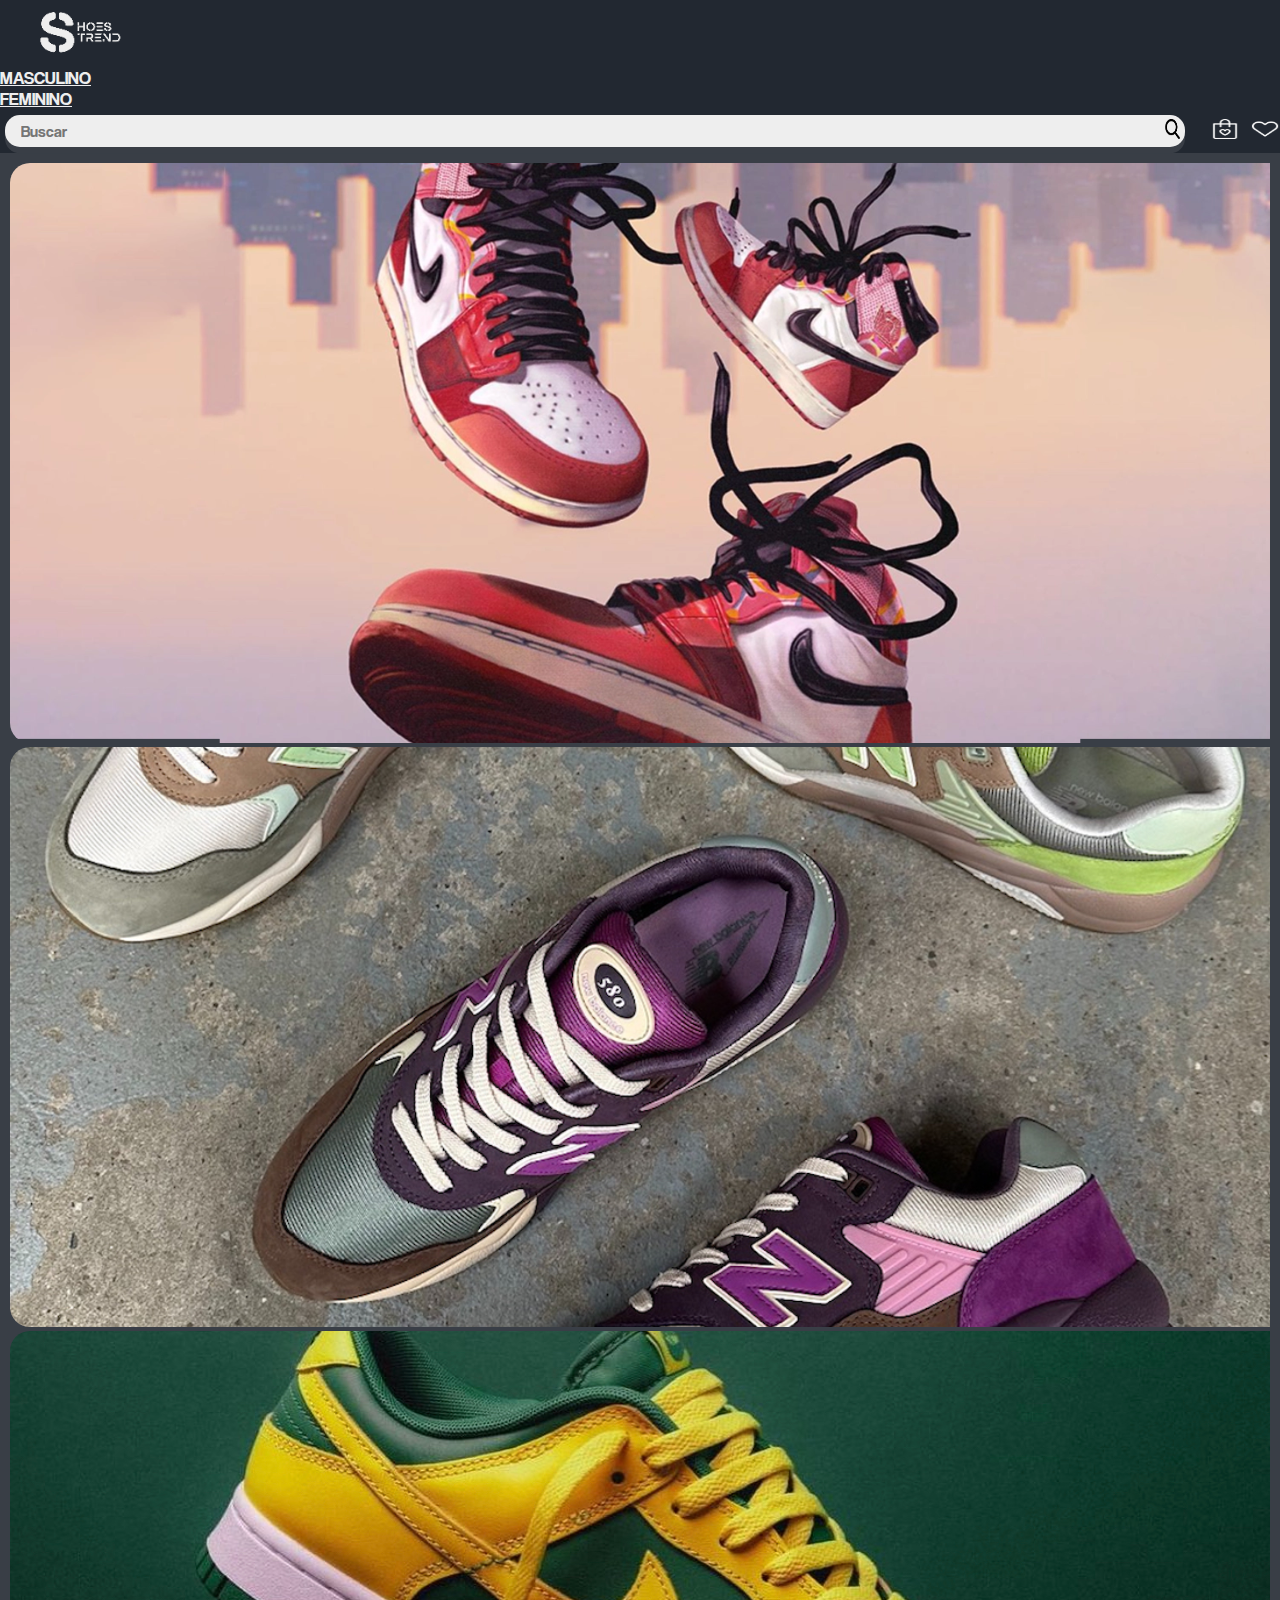
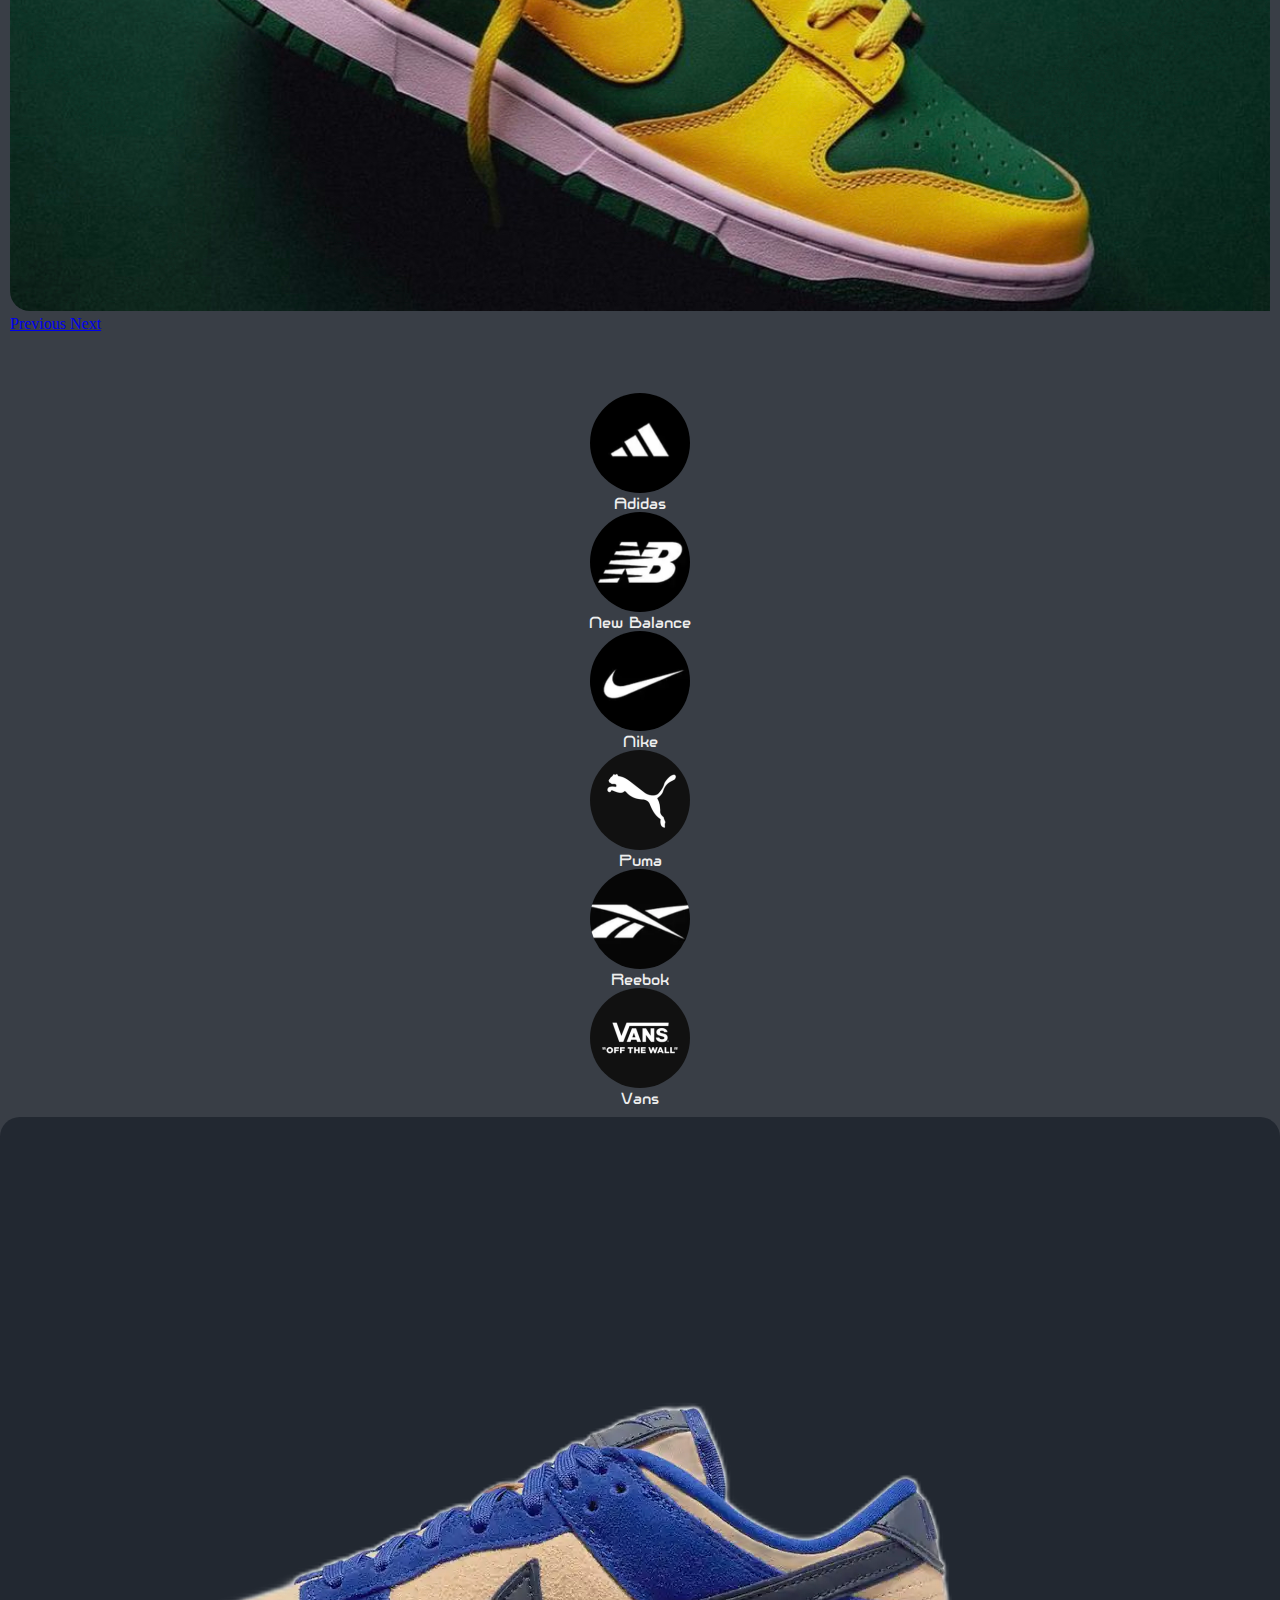
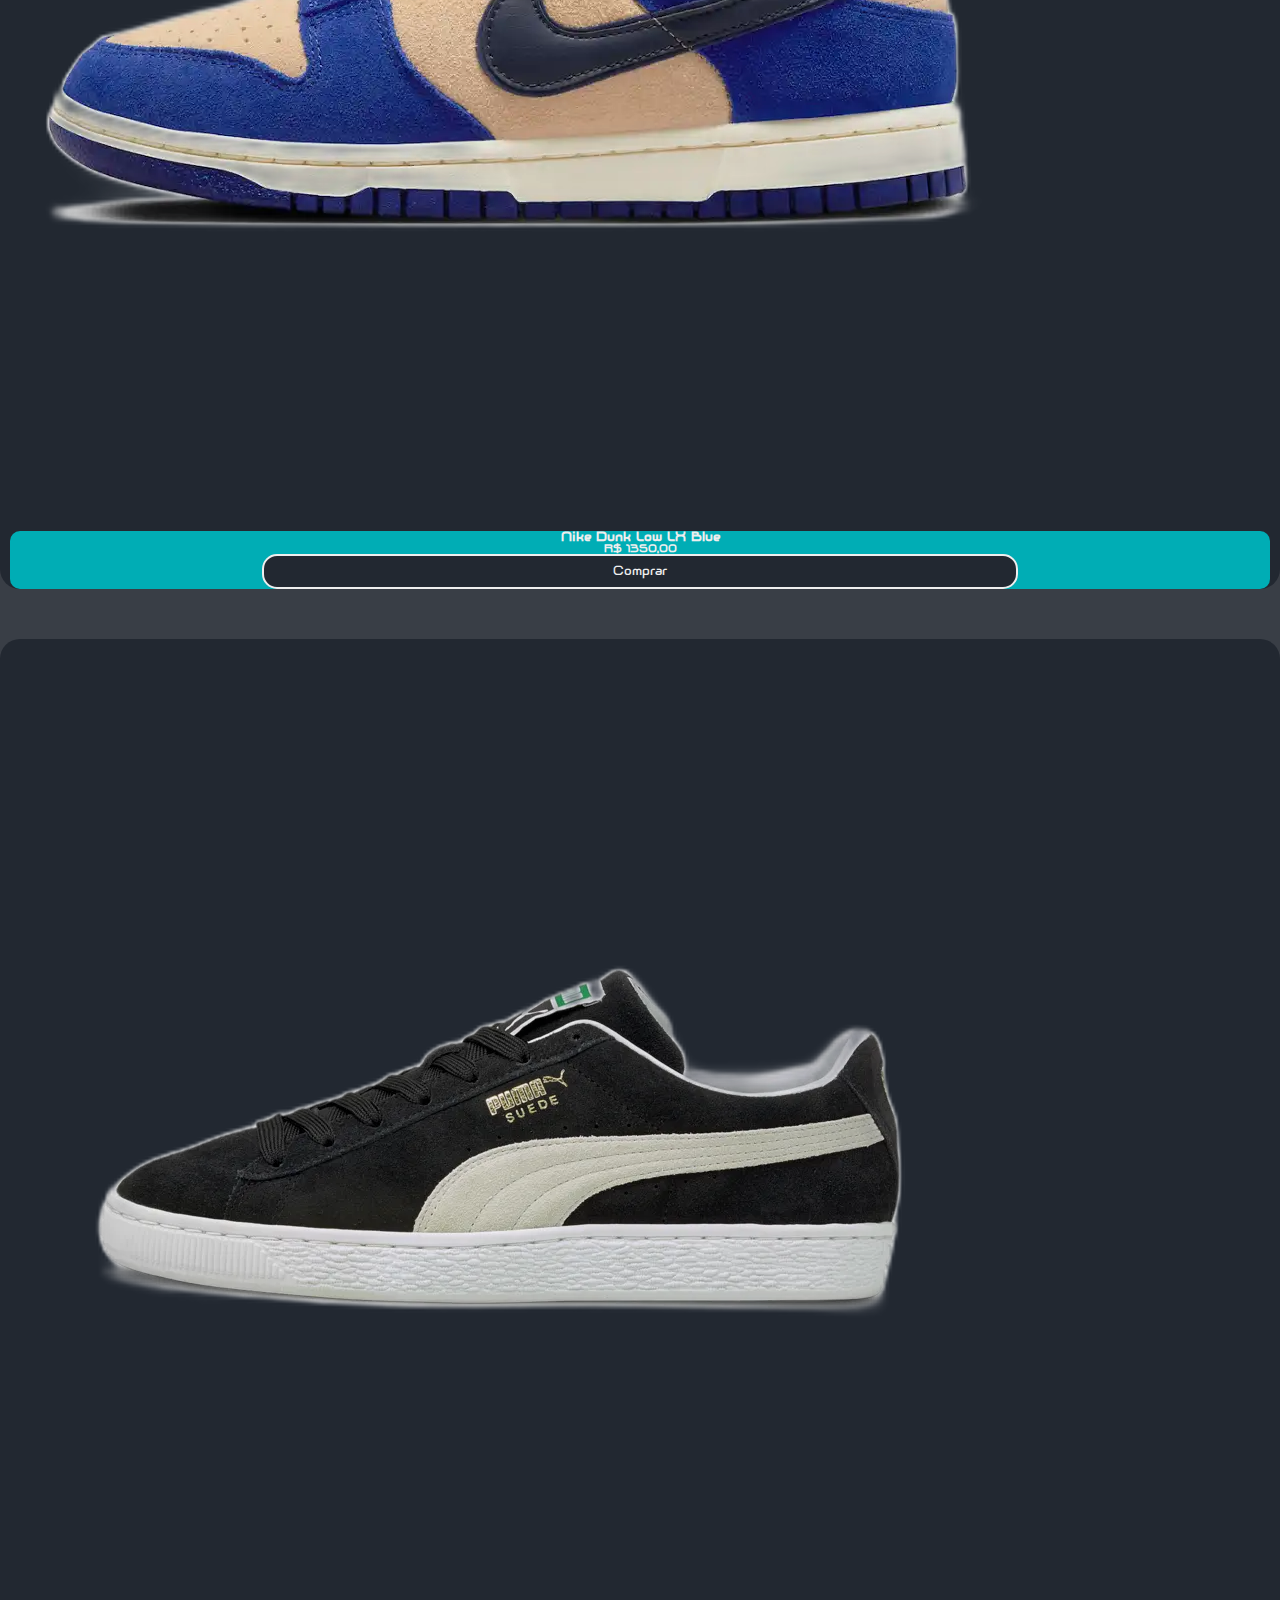
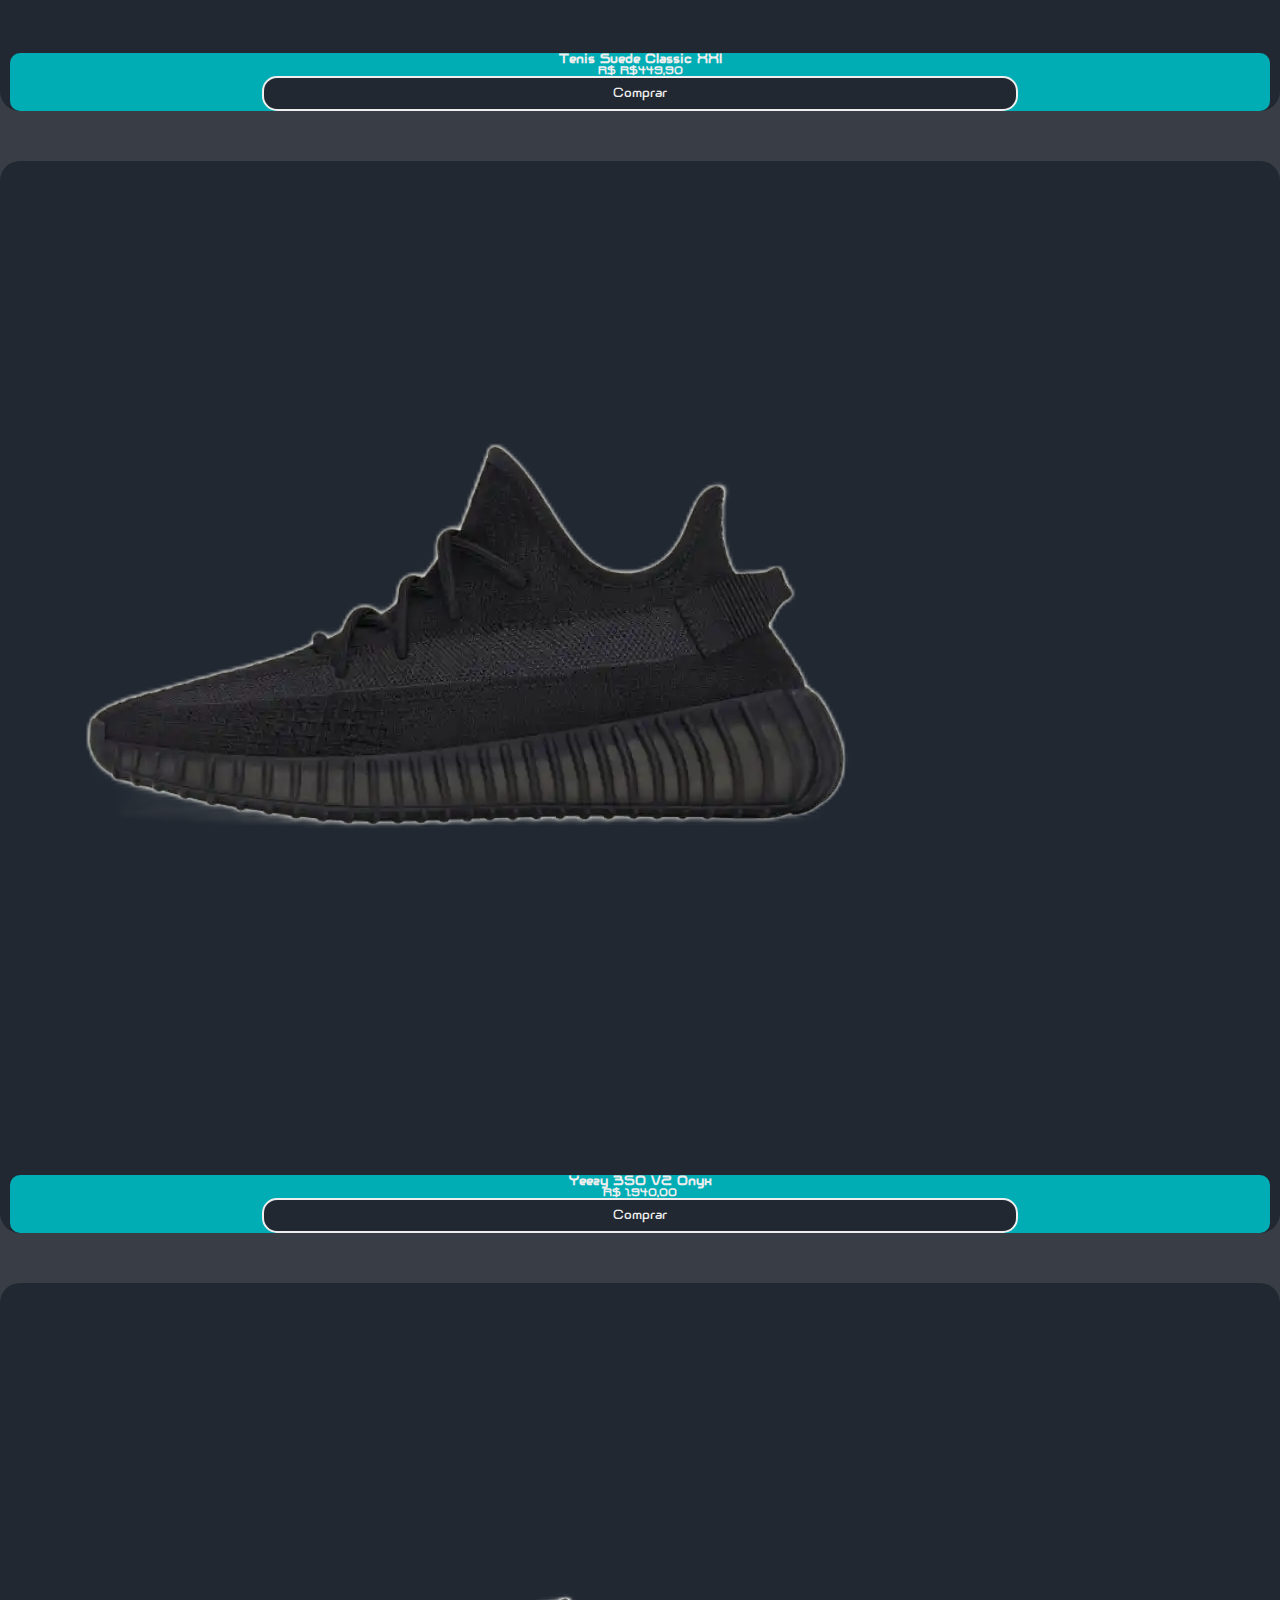
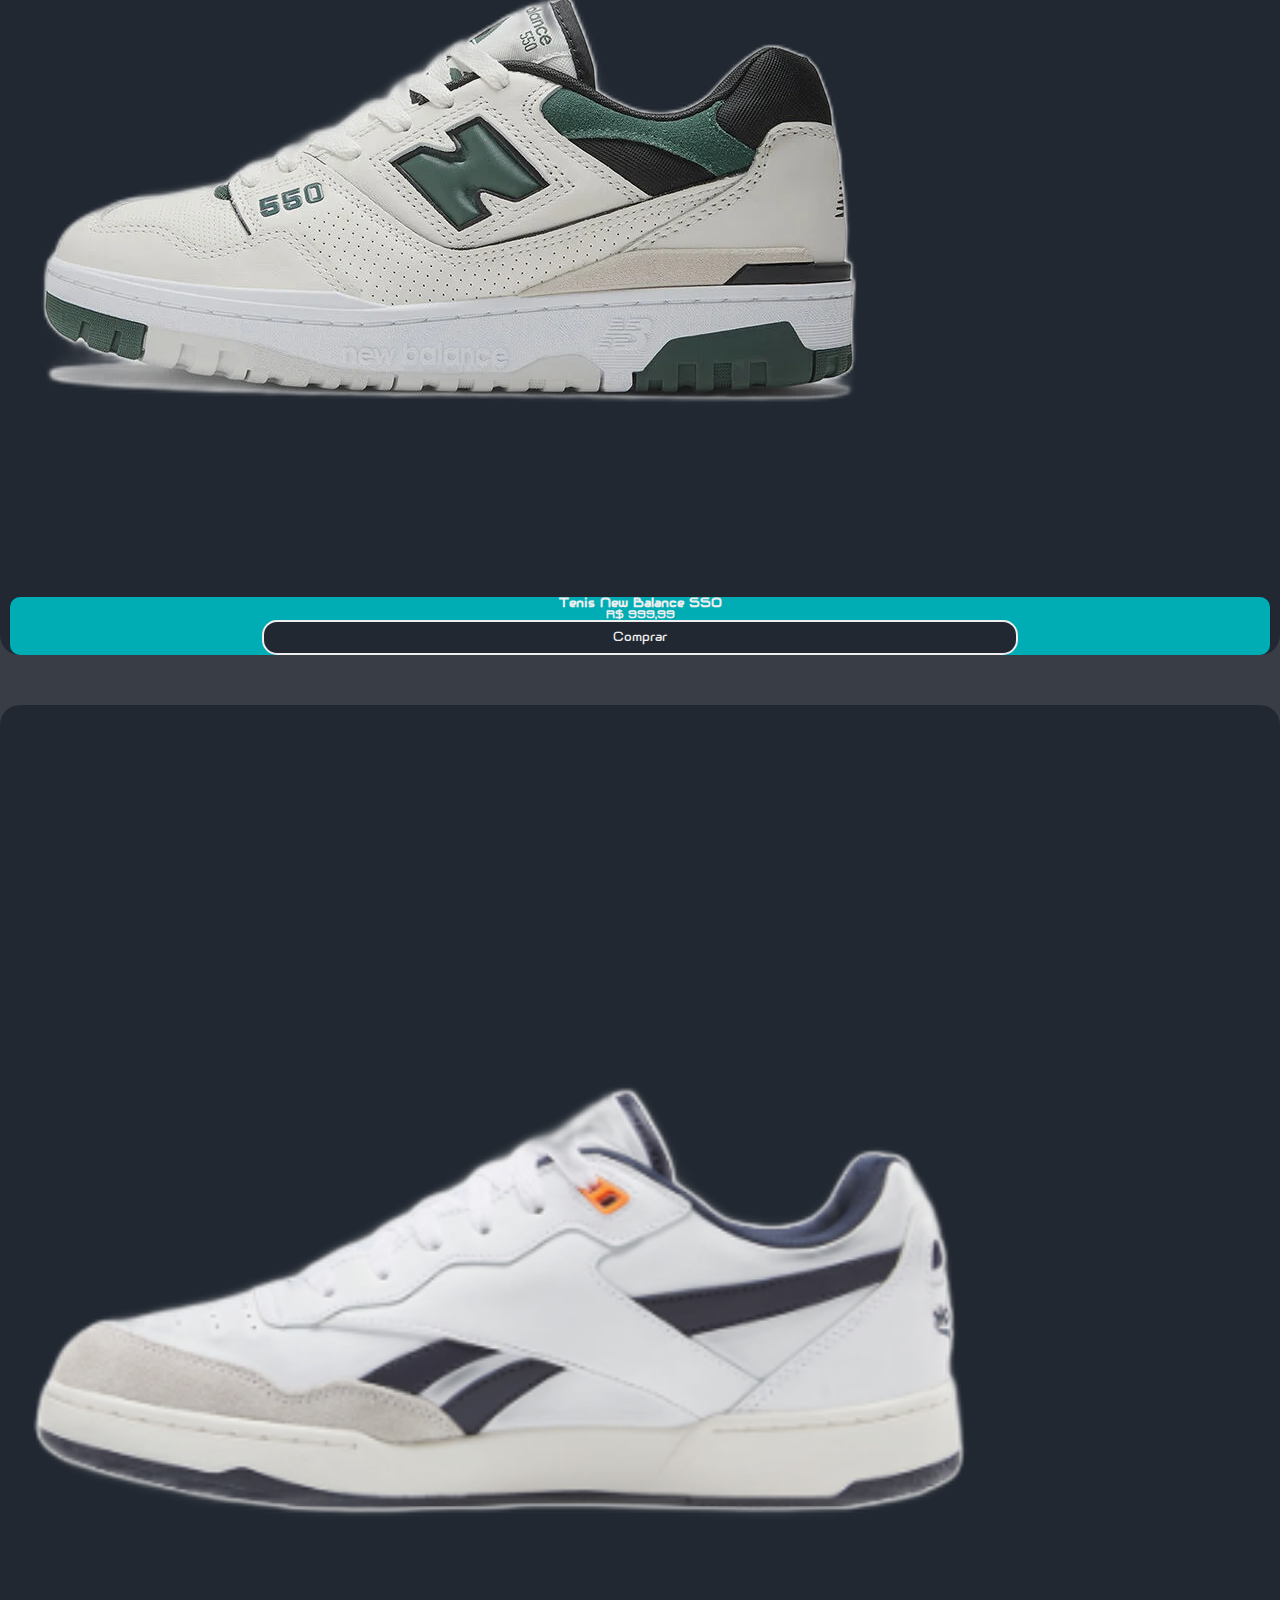
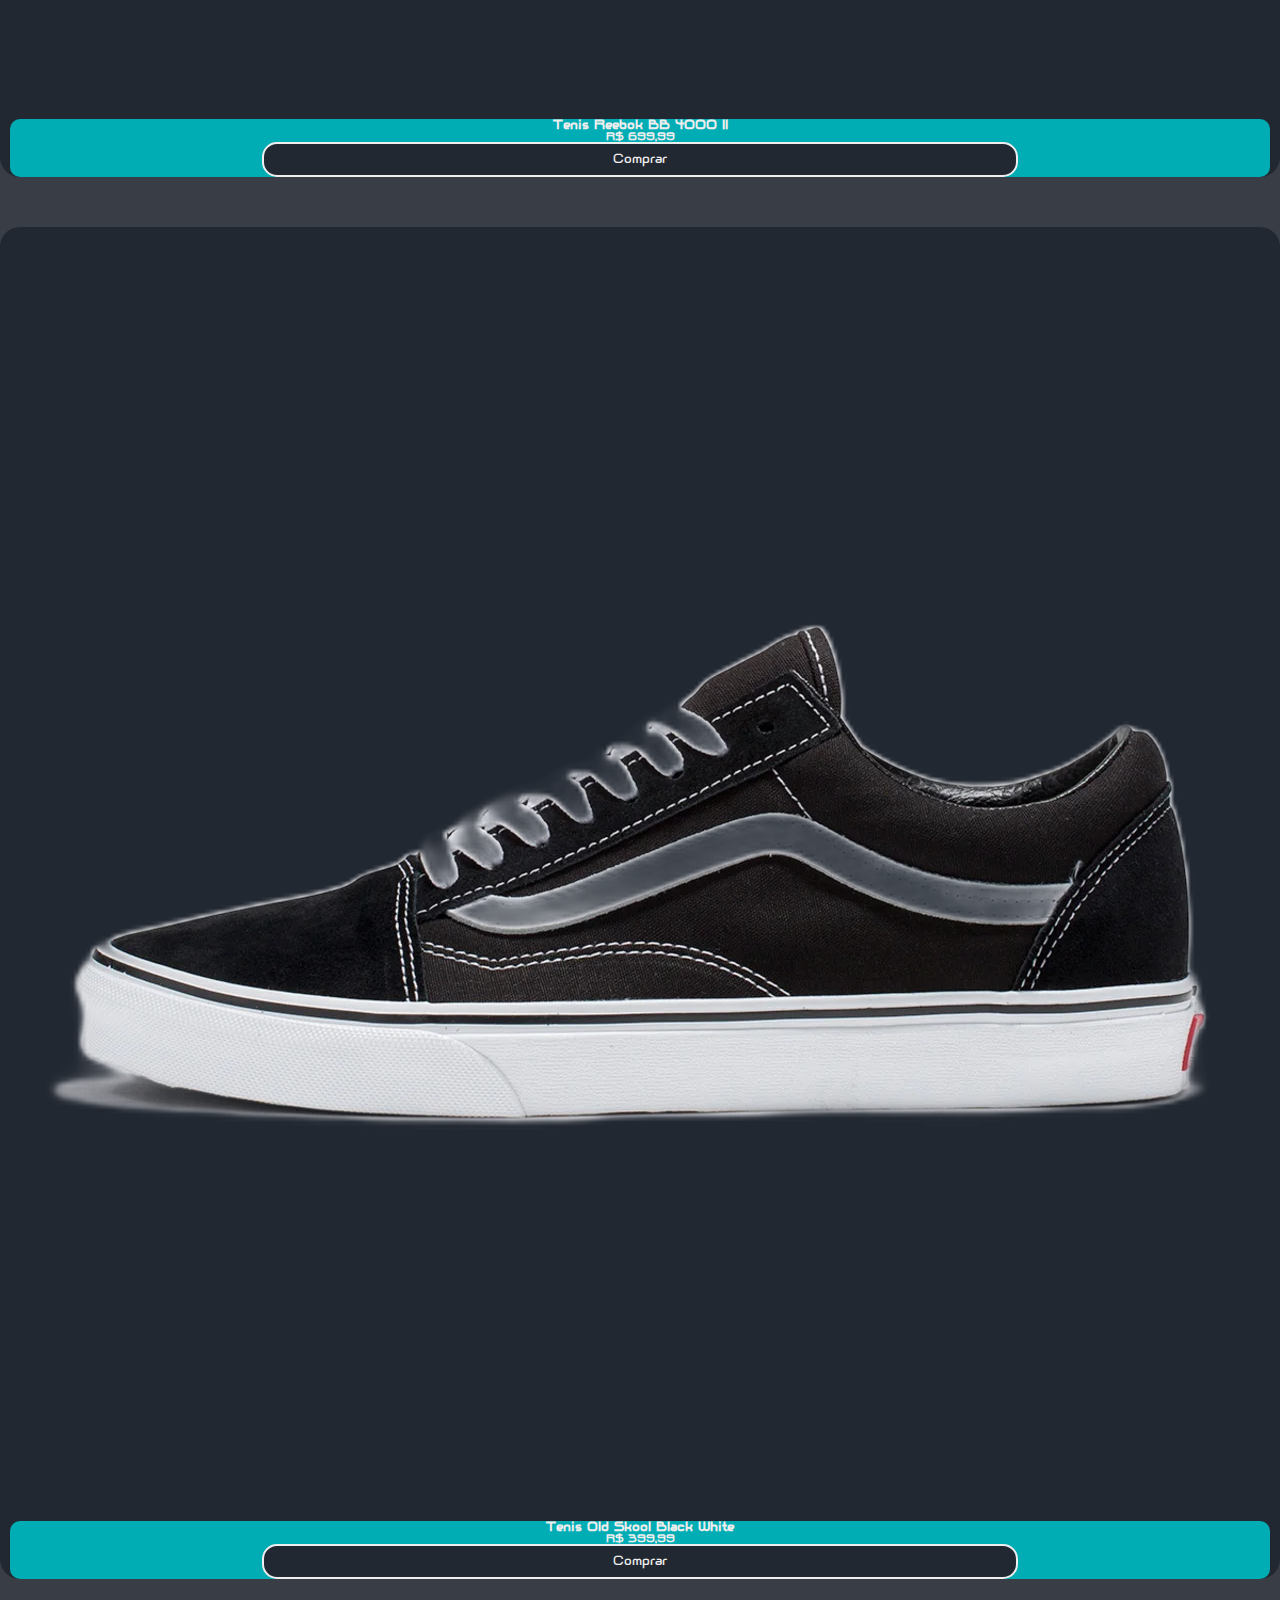
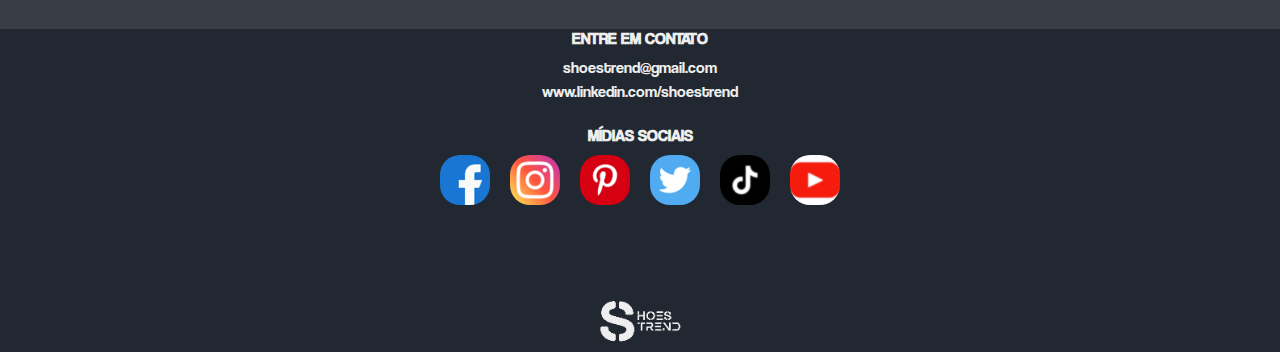
<file: index.html>
<!DOCTYPE html>
<html lang="pt-br">

<head>
    <meta charset="utf-8" />
    <meta name="viewport" content="width=device-width, initial-scale=1" />
    <title>Shoes Trend</title>
    <link rel="icon" href="images/small_logo.png" />
    <link href="https://cdn.jsdelivr.net/npm/bootstrap@5.3.0/dist/css/bootstrap.min.css" rel="stylesheet"
        integrity="sha384-9ndCyUaIbzAi2FUVXJi0CjmCapSmO7SnpJef0486qhLnuZ2cdeRhO02iuK6FUUVM" crossorigin="anonymous" />
    <link rel="stylesheet" href="style/style.css" />
</head>

<body style="background-color: #393e46">
    <nav class="navbar navbar-expand-sm" style="background-color: #222831">
        <div class="container-fluid">
            <a class="navbar-brand" href="#">
                <img src="images/logo.png" alt="Logo Shoe Trend" /></a>
            <button class="navbar-toggler" type="button" data-bs-toggle="collapse" data-bs-target="#navbarNav"
                aria-controls="navbarNav" aria-expanded="false" aria-label="Toggle navigation">
                <span class="navbar-toggler-icon"></span>
            </button>
            <div class="collapse navbar-collapse" id="navbarNav">
                <ul class="navbar-nav">
                    <li class="nav-item">
                        <a class="nav-link" aria-current="page" href="index.html">Masculino</a>
                    </li>
                    <li class="nav-item">
                        <a class="nav-link" href="pagFeminino.html">Feminino</a>
                    </li>
                </ul>
            </div>
        </div>

        <form class="d-flex" role="search">
            <div id="divBusca">
                <input type="search" placeholder="Buscar" aria-label="Search" />
                <a href=""><img id="btnBusca" src="images/btn_busca.png" alt="Buscar" height="15px" width="15px" /></a>

                <div id="carrinho">
                    <a href="#"><img src="images/icon_carrinho.png" alt="Carrinho de compras" /></a>

                    <a href="#"><img src="images/icon_fav.png" alt="Carrinho de compras" /></a>
                </div>
            </div>
        </form>
    </nav>

    <div id="carouselExampleRide" class="carousel slide" data-bs-ride="carousel">
        <div class="carousel-inner">
            <div class="carousel-item active">
                <img src="images/slide1_masc.webp" class="d-block w-100" alt="Slide 1" />
            </div>
            <div class="carousel-item">
                <img src="images/slide2_masc.png" class="d-block w-100" alt="Slide 2" />
            </div>
            <div class="carousel-item">
                <img src="images/slide3_masc.png" class="d-block w-100" alt="Slide 3" />
            </div>
        </div>
        <a class="carousel-control-prev" href="#carouselExampleRide" role="button" data-bs-slide="prev">
            <span class="carousel-control-prev-icon" aria-hidden="true"></span>
            <span class="visually-hidden">Previous</span>
        </a>
        <a class="carousel-control-next" href="#carouselExampleRide" role="button" data-bs-slide="next">
            <span class="carousel-control-next-icon" aria-hidden="true"></span>
            <span class="visually-hidden">Next</span>
        </a>
    </div>

    <div class="row" style="width: 100%">
        <div class="col-6 col-sm-4 col-lg-2" style="text-align: center; border-radius: 100%">
            <img src="images/adidas.png" alt="Adidas" style="border-radius: 100%" />
            <p class="nomes">Adidas</p>
        </div>
        <div class="col-6 col-sm-4 col-lg-2" style="text-align: center">
            <img src="images/newBalance.png" alt="New Balance" style="border-radius: 100%" />
            <p class="nomes">New Balance</p>
        </div>
        <div class="col-6 col-sm-4 col-lg-2" style="text-align: center">
            <img src="images/nike.png" alt="Nike" style="border-radius: 100%" />
            <p class="nomes">Nike</p>
        </div>
        <div class="col-6 col-sm-4 col-lg-2" style="text-align: center">
            <img src="images/puma.png" alt="Puma" style="border-radius: 100%" />
            <p class="nomes">Puma</p>
        </div>
        <div class="col-6 col-sm-4 col-lg-2" style="text-align: center">
            <img src="images/reebok.png" alt="Reebok" style="border-radius: 100%" />
            <p class="nomes">Reebok</p>
        </div>
        <div class="col-6 col-sm-4 col-lg-2" style="text-align: center">
            <img src="images/vans.png" alt="Vans" style="border-radius: 100%" />
            <p class="nomes">Vans</p>
        </div>
    </div>

    <section>
        <div class="text-center container py-5">
            <div class="row">
                <div class="col-lg-4 col-md-6 mb-12">
                    <div class="card">
                        <div class="bg-image hover-zoom ripple ripple-surface ripple-surface-light image-with-margin"
                            data-mdb-ripple-color="light">
                            <img src="images/anuncio1_masc.webp" class="w-100" />
                        </div>
                        <div class="card-body">
                            <a href="" class="text-reset">
                                <h5 class="card-title mb-3">
                                    Nike Dunk Low LX Blue
                                </h5>
                            </a>
                            <a href="" class="text-reset">
                                <h6 class="mb-3">R$ 1350,00</h6>
                            </a>
                            <button class="btn_comprar">Comprar</button>
                        </div>
                    </div>
                </div>

                <div class="col-lg-4 col-md-6 mb-12">
                    <div class="card">
                        <div class="bg-image hover-zoom ripple ripple-surface ripple-surface-light"
                            data-mdb-ripple-color="light">
                            <img src="images/anuncio2_masc.webp" class="w-100" />
                        </div>
                        <div class="card-body">
                            <a href="" class="text-reset">
                                <h5 class="card-title mb-3">
                                    Tênis Suede Classic XXI
                                </h5>
                            </a>
                            <a href="" class="text-reset">
                                <h6 class="mb-3">R$ R$449,90</h6>
                            </a>
                            <button class="btn_comprar">Comprar</button>
                        </div>
                    </div>
                </div>

                <div class="col-lg-4 col-md-6 mb-12">
                    <div class="card">
                        <div class="bg-image hover-zoom ripple ripple-surface ripple-surface-light"
                            data-mdb-ripple-color="light">
                            <img src="images/anuncio3_masc.webp" class="w-100" />
                        </div>
                        <div class="card-body">
                            <a href="" class="text-reset">
                                <h5 class="card-title mb-3">
                                    Yeezy 350 V2 Onyx
                                </h5>
                            </a>
                            <a href="" class="text-reset">
                                <h6 class="mb-3">R$ 1.940,00</h6>
                            </a>
                            <button class="btn_comprar">Comprar</button>
                        </div>
                    </div>
                </div>
                <div class="col-lg-4 col-md-6 mb-12">
                    <div class="card">
                        <div class="bg-image hover-zoom ripple ripple-surface ripple-surface-light"
                            data-mdb-ripple-color="light">
                            <img src="images/anuncio4_masc.webp" class="w-100" />
                        </div>
                        <div class="card-body">
                            <a href="" class="text-reset">
                                <h5 class="card-title mb-3">
                                    Tênis New Balance 550
                                </h5>
                            </a>
                            <a href="" class="text-reset">
                                <h6 class="mb-3">R$ 999,99</h6>
                            </a>
                            <button class="btn_comprar">Comprar</button>
                        </div>
                    </div>
                </div>

                <div class="col-lg-4 col-md-6 mb-12">
                    <div class="card">
                        <div class="bg-image hover-zoom ripple ripple-surface ripple-surface-light"
                            data-mdb-ripple-color="light">
                            <img src="images/anuncio5_masc.png" class="w-100" />
                        </div>
                        <div class="card-body">
                            <a href="" class="text-reset">
                                <h5 class="card-title mb-3">
                                    Tênis Reebok BB 4000 II
                                </h5>
                            </a>
                            <a href="" class="text-reset">
                                <h6 class="mb-3">R$ 699,99</h6>
                            </a>
                            <button class="btn_comprar">Comprar</button>
                        </div>
                    </div>
                </div>

                <div class="col-lg-4 col-md-6 mb-12">
                    <div class="card">
                        <div class="bg-image hover-zoom ripple ripple-surface ripple-surface-light"
                            data-mdb-ripple-color="light">
                            <img src="images/anuncio6_masc.webp" class="w-100" />
                        </div>
                        <div class="card-body">
                            <a href="" class="text-reset">
                                <h5 class="card-title mb-3">
                                    Tênis Old Skool Black White
                                </h5>
                            </a>
                            <a href="" class="text-reset">
                                <h6 class="mb-3">R$ 399,99</h6>
                            </a>
                            <button class="btn_comprar">Comprar</button>
                        </div>
                    </div>
                </div>
            </div>
        </div>
    </section>

    <footer class="container-fluid" style="background-color: #222831">
        <div class="row">
            <div id="contato" class="col-12 col-sm-4">
                <h4>ENTRE EM CONTATO</h4>
                <ul>
                    <li>shoestrend@gmail.com</li>
                    <li>www.linkedin.com/shoestrend</li>
                </ul>
            </div>

            <div id="rede_social" class="col-12 col-sm-6">
                <h4 id="titulo_rede_social">MÍDIAS SOCIAIS</h4>
                <div class="social-icons">
                    <a href="#"><img src="images/logo_face.png" alt="Logo Facebook" /></a>
                    <a href="#"><img src="images/logo_insta.png" alt="Logo Instagram" /></a>
                    <a href="#"><img src="images/logo_pin.png" alt="Logo Pinterest" /></a>
                    <a href="#"><img src="images/logo_tt.png" alt="Logo Twitter" /></a>
                    <a href="#"><img src="images/logo_ttk.png" alt="Logo Tik Tok" /></a>
                    <a href="#"><img src="images/logo_yt.png" alt="Logo YouTube" /></a>
                </div>
            </div>

            <div id="logo" class="col-12 col-sm-2">
                <img src="images/logo.png" alt="Logo" />
            </div>
        </div>
    </footer>

    <script src="https://cdn.jsdelivr.net/npm/bootstrap@5.3.0/dist/js/bootstrap.bundle.min.js"
        integrity="sha384-geWF76RCwLtnZ8qwWowPQNguL3RmwHVBC9FhGdlKrxdiJJigb/j/68SIy3Te4Bkz"
        crossorigin="anonymous"></script>
</body>

</html>
</file>
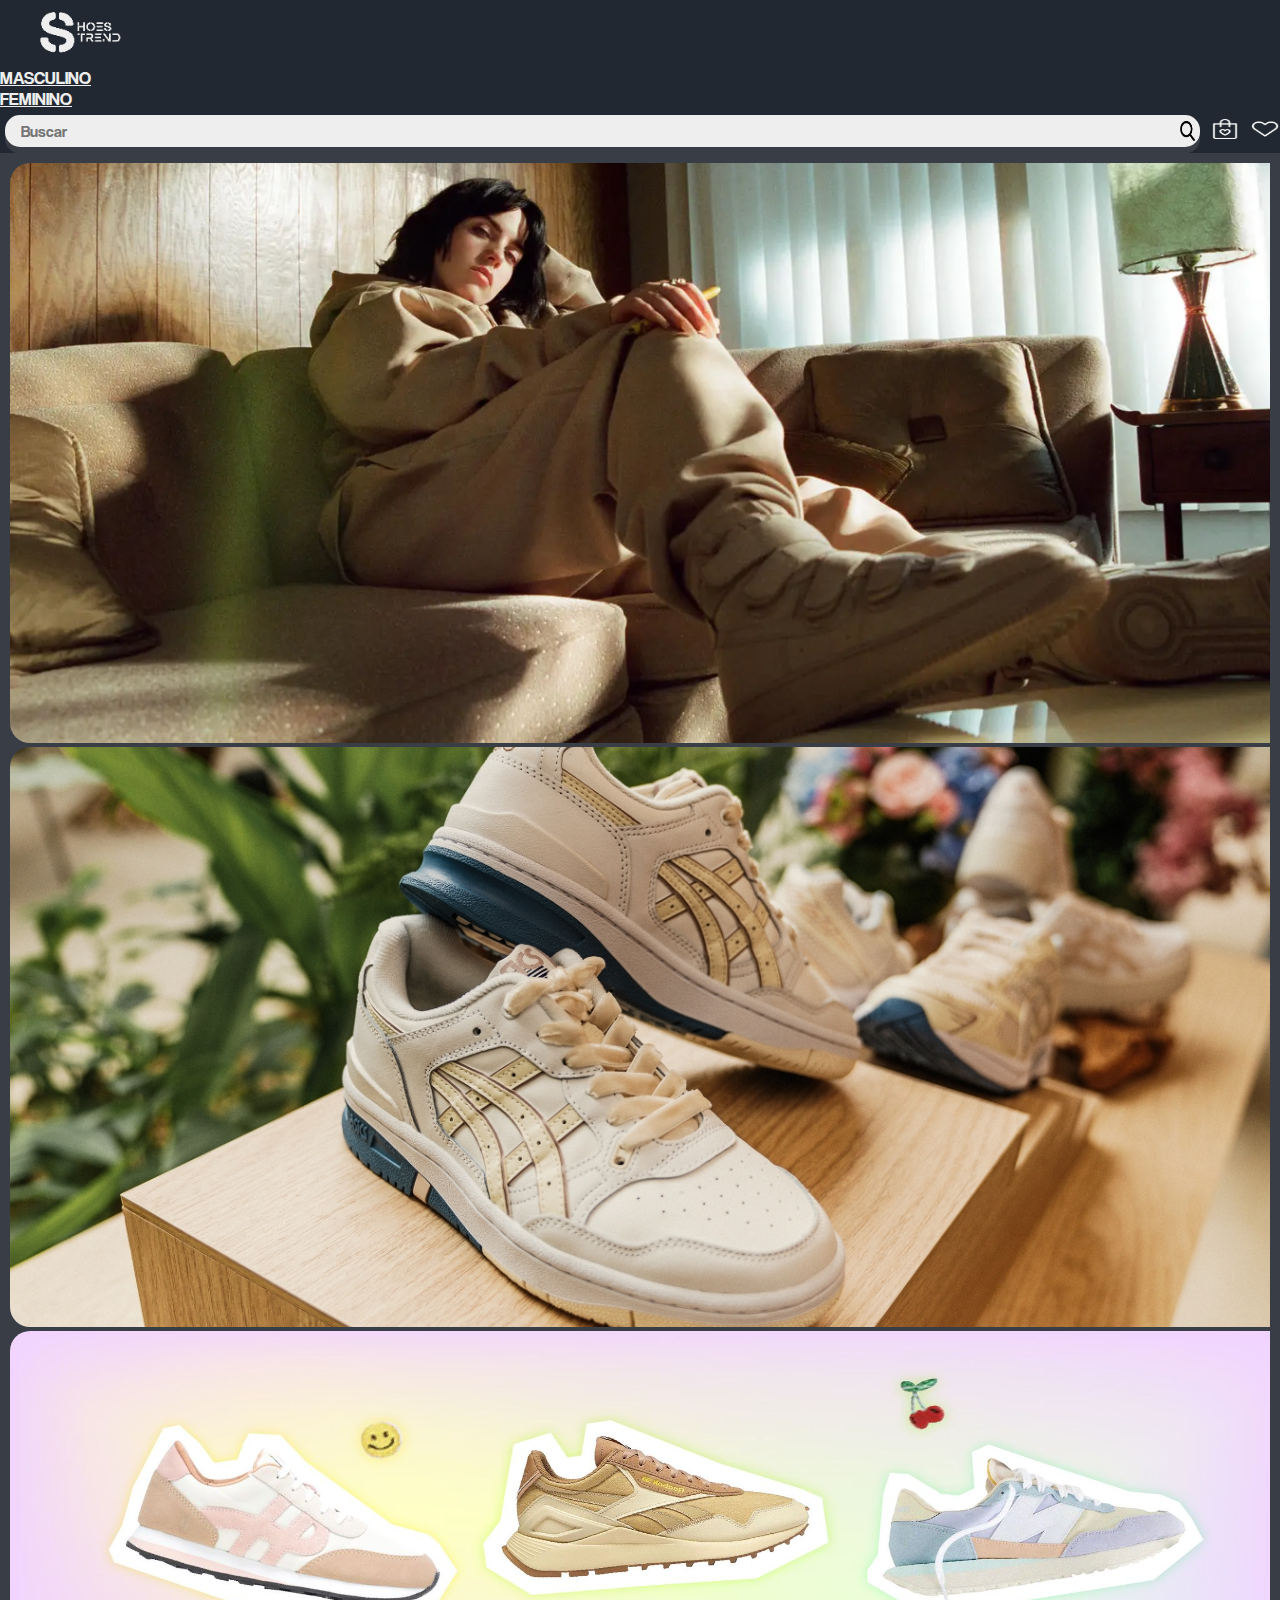
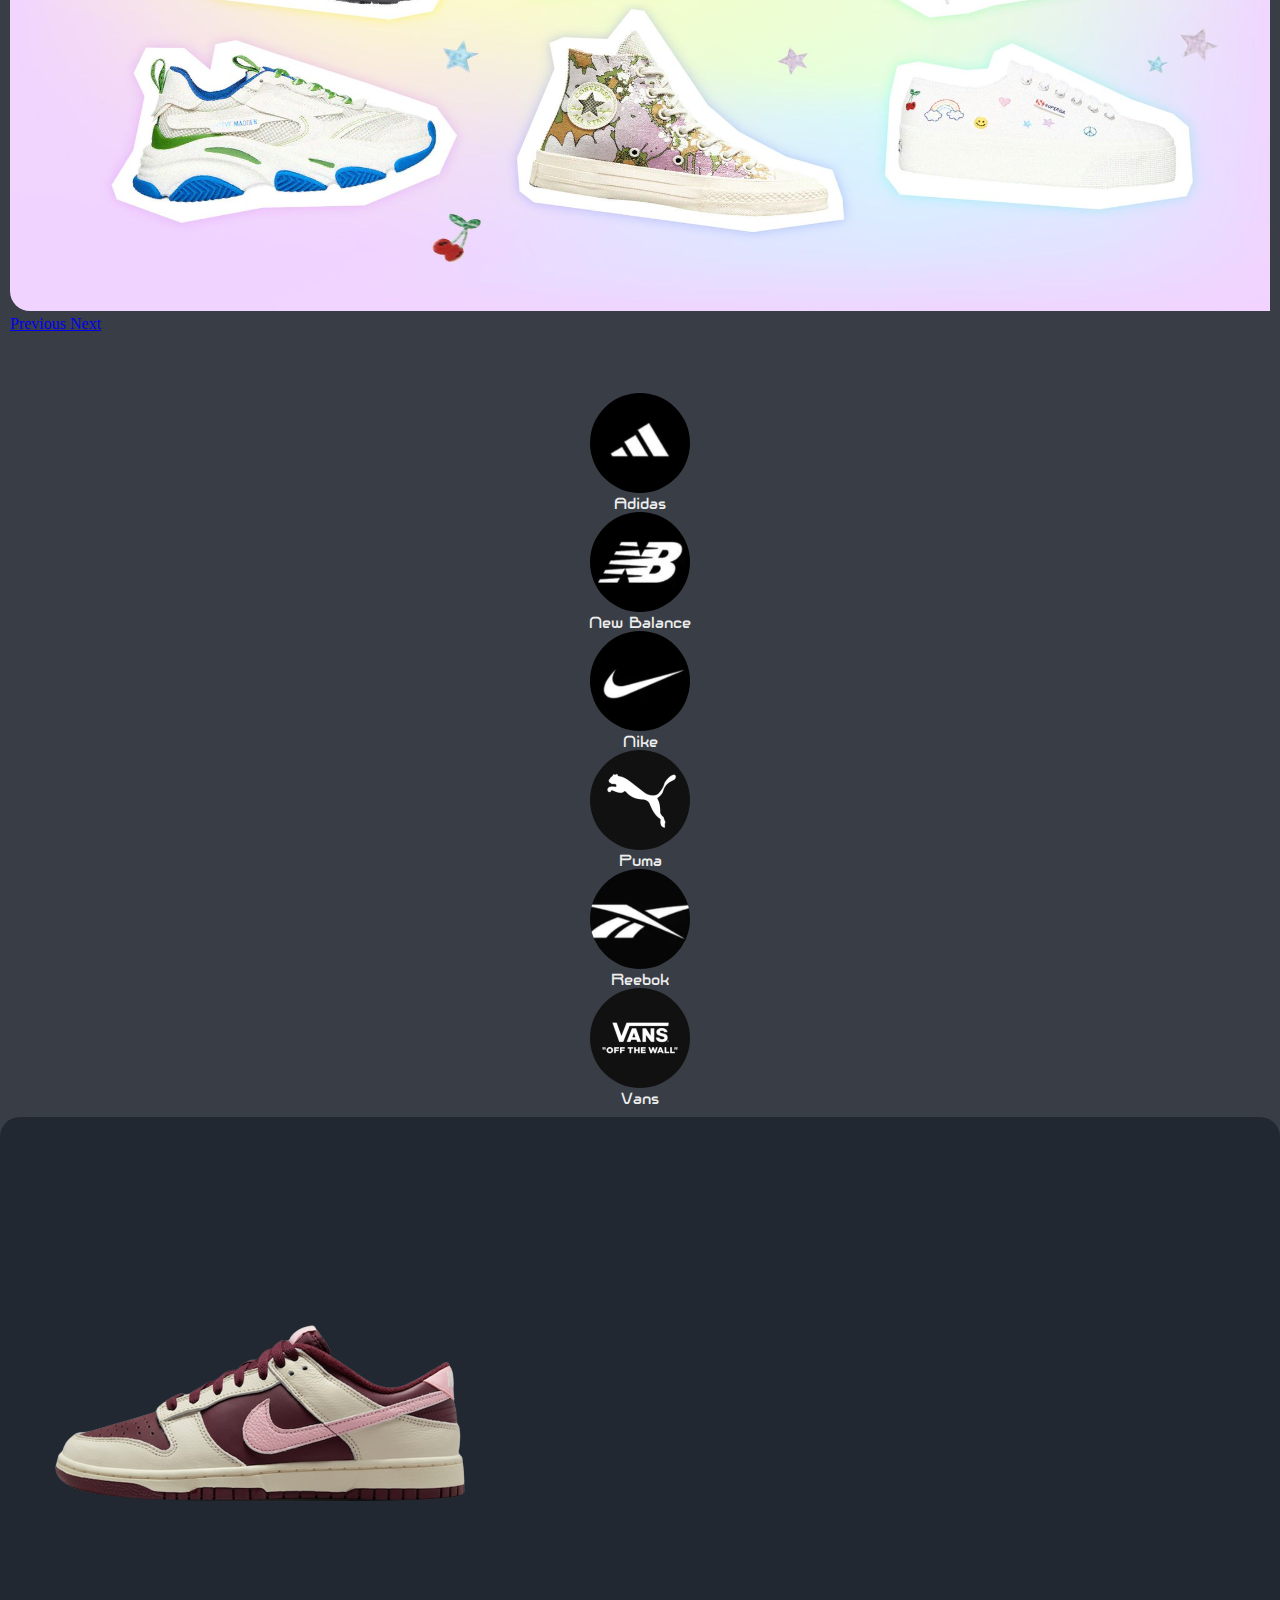
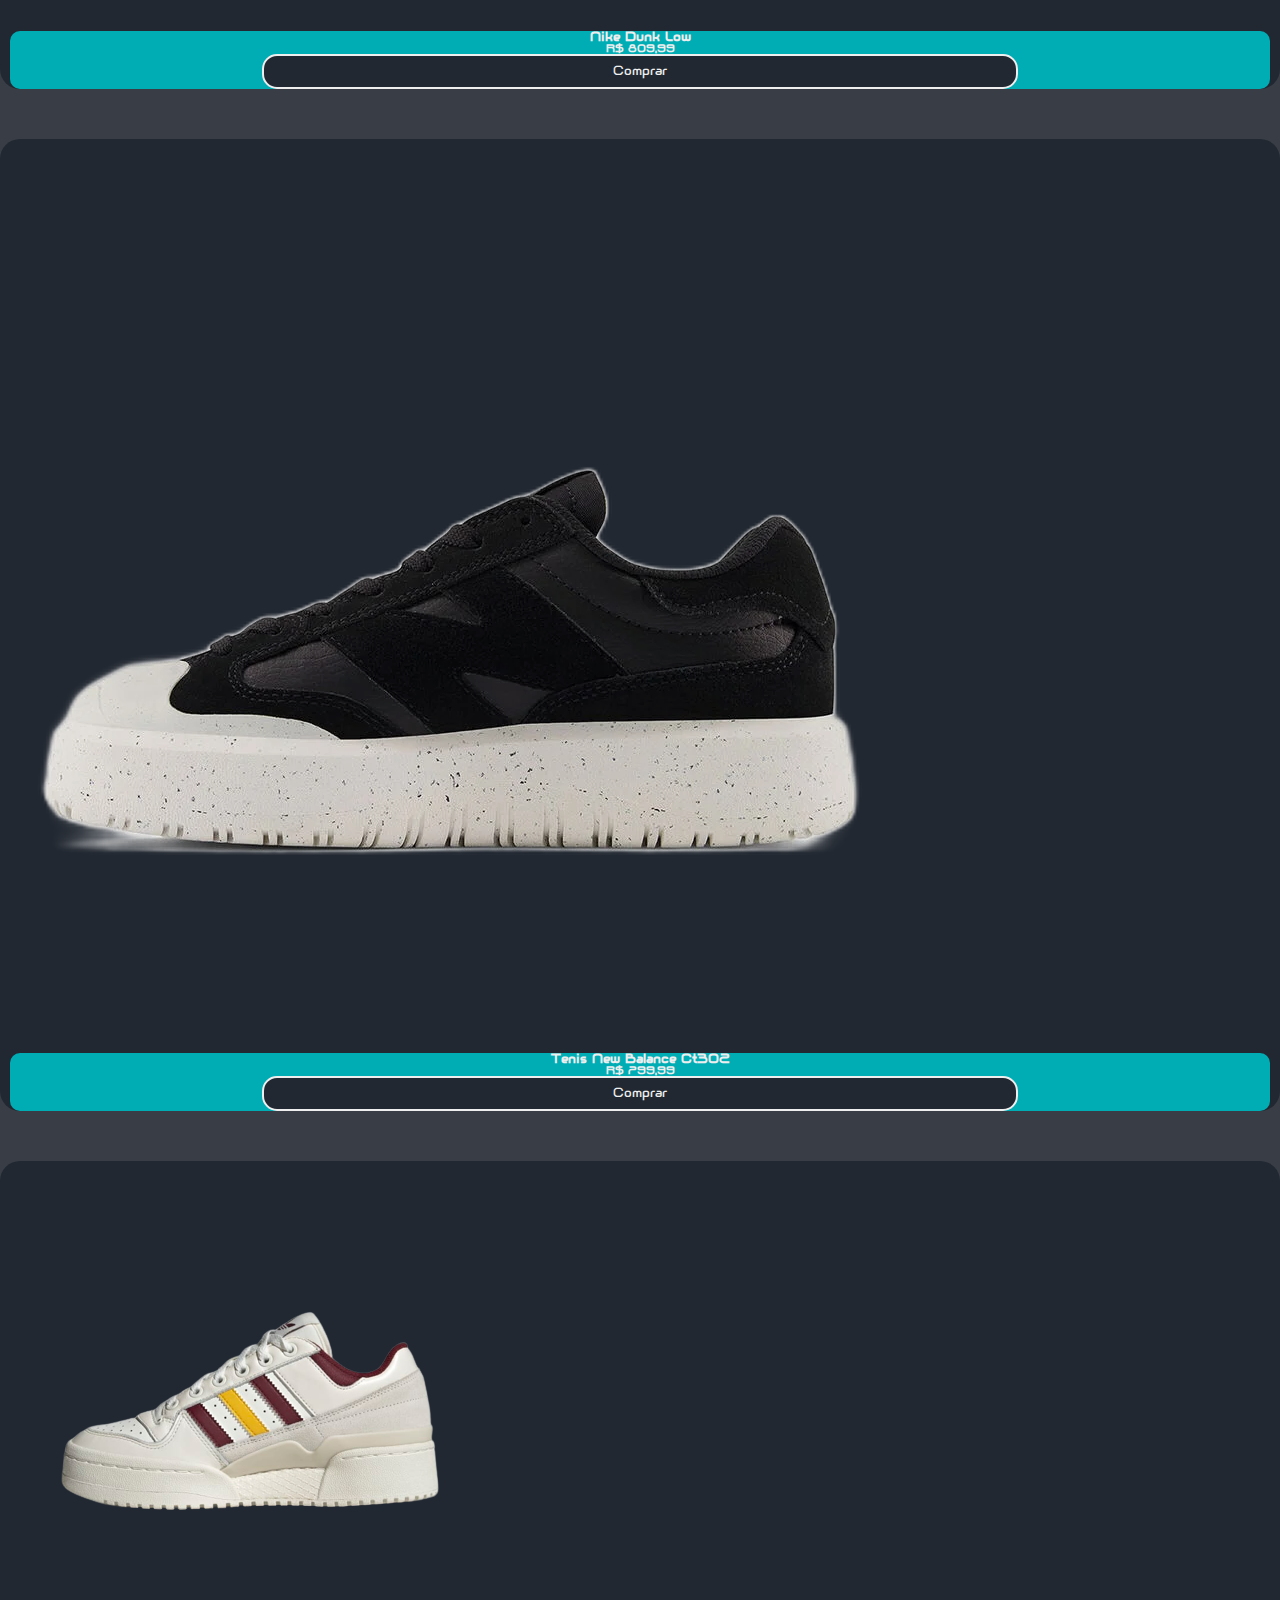
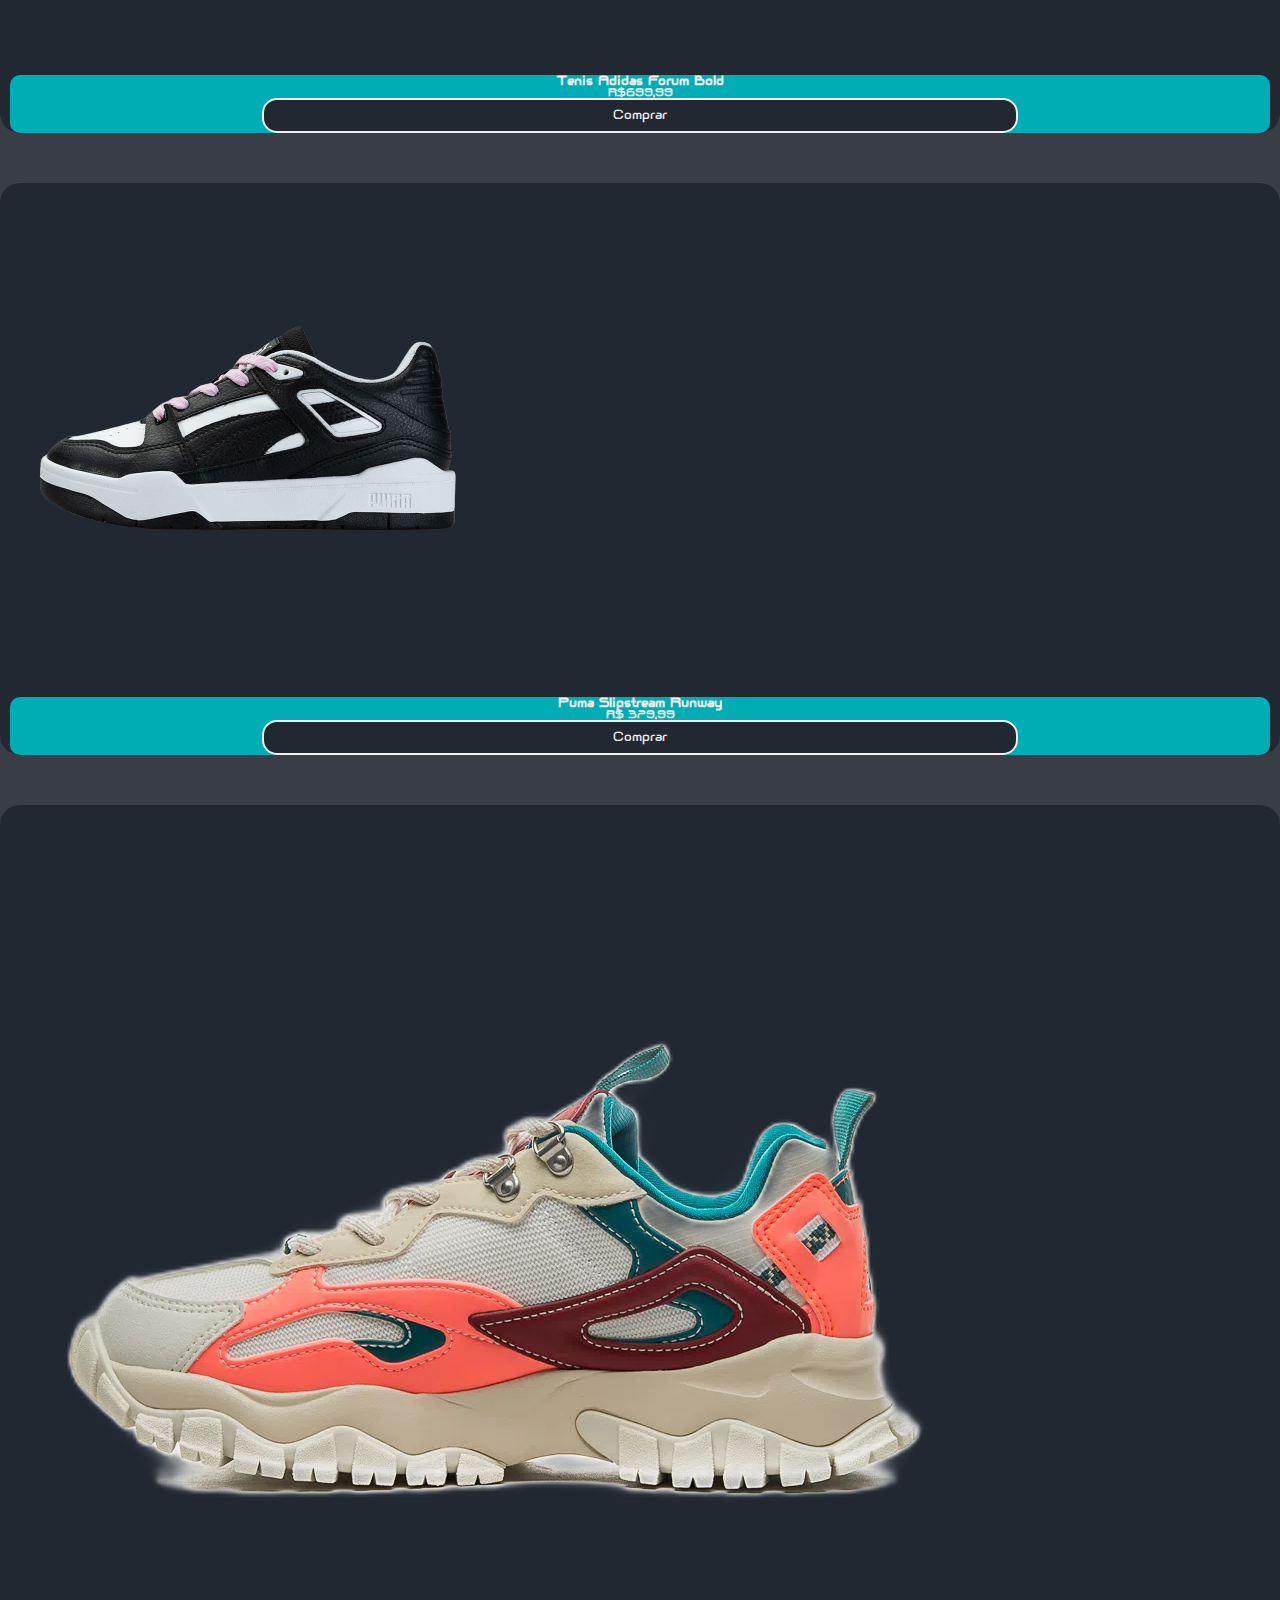
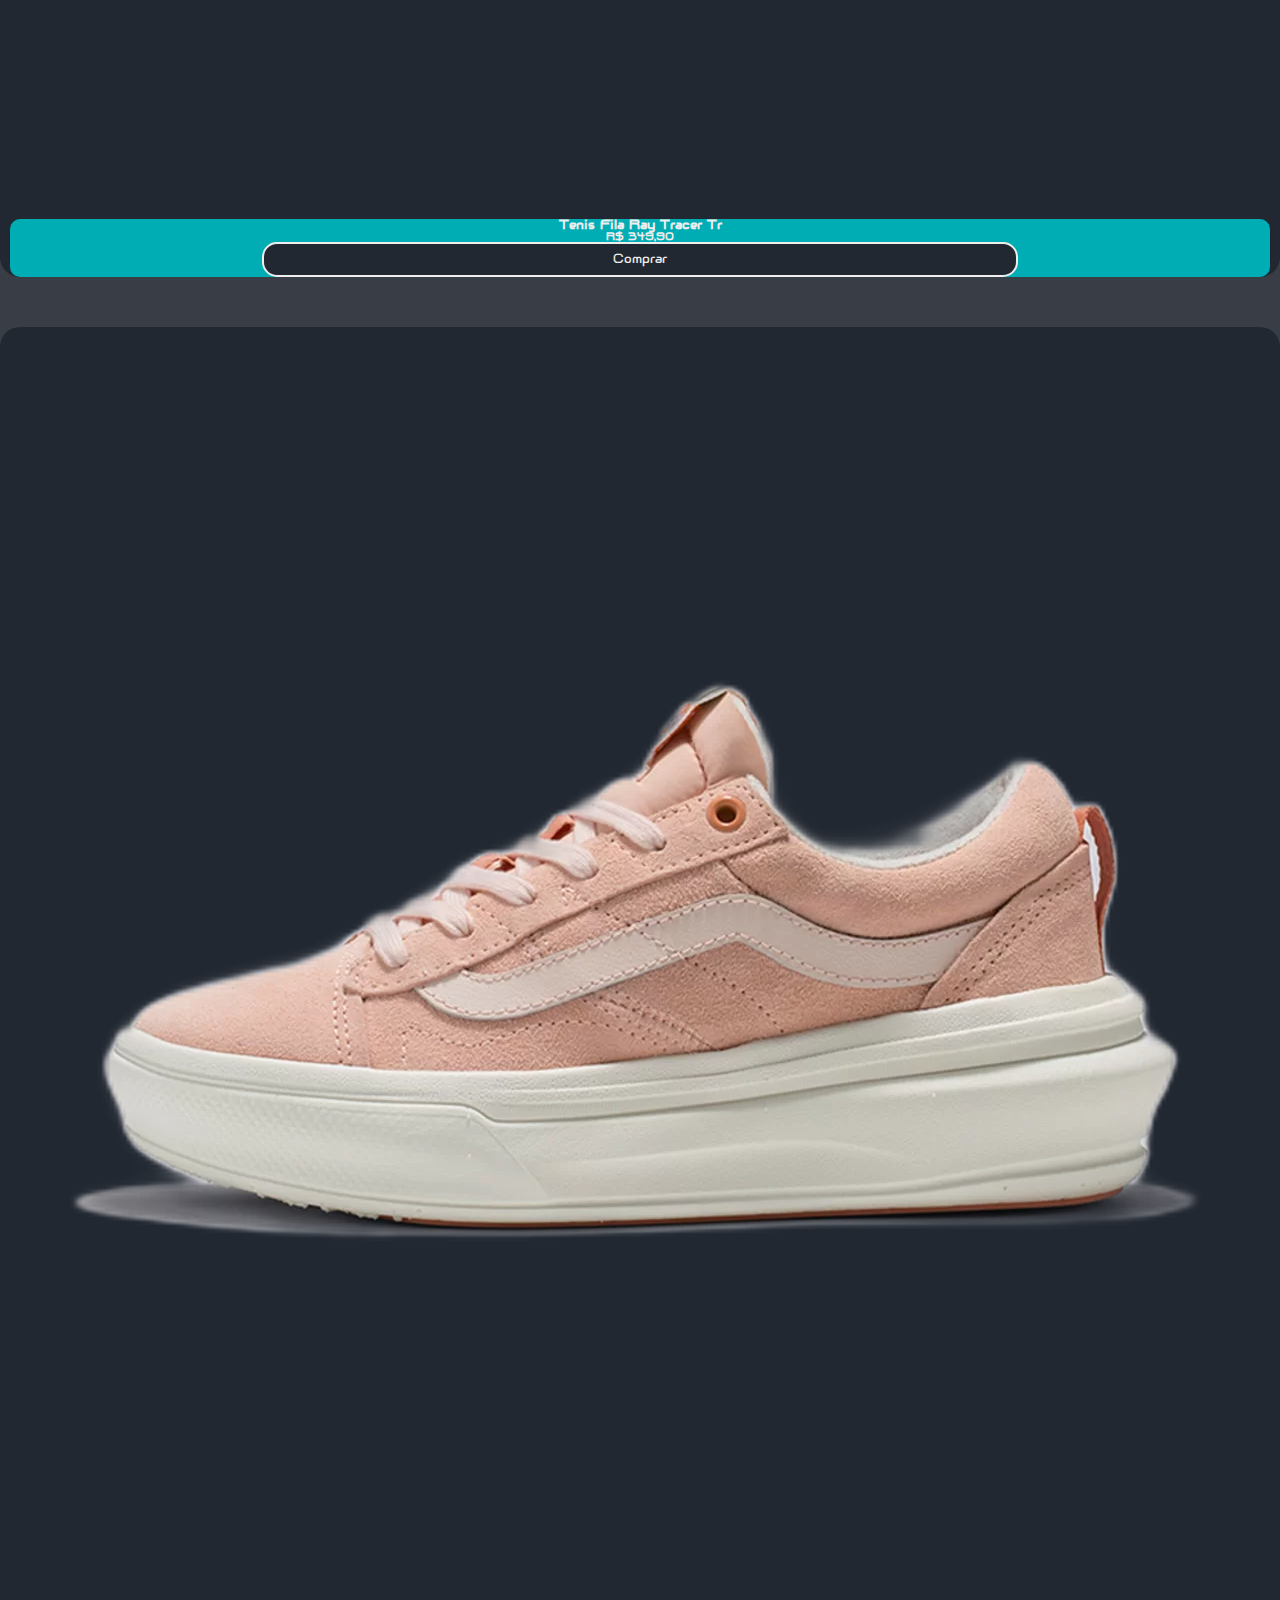
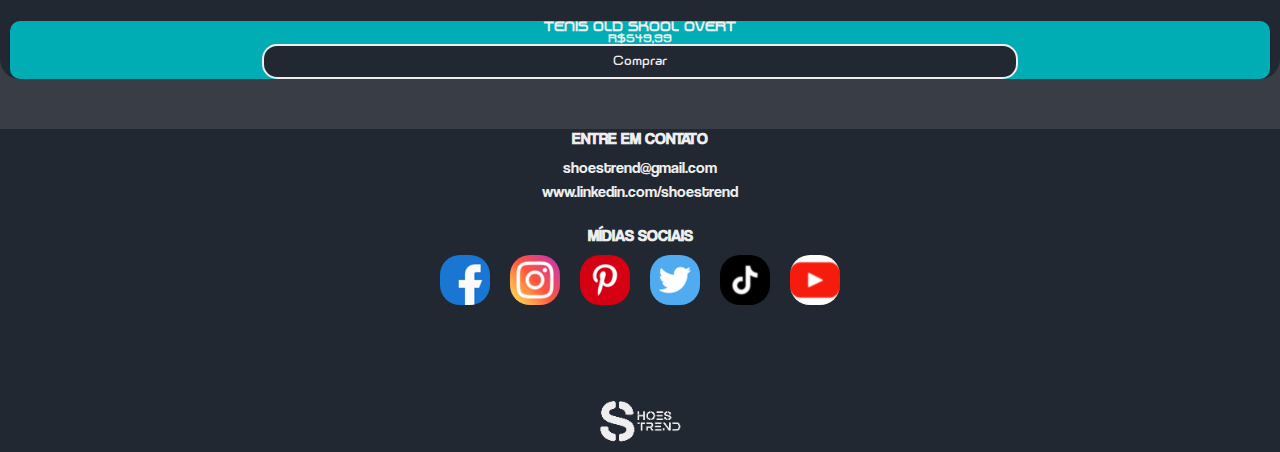
<file: pagFeminino.html>
<!doctype html>
<html lang="pt-br">

<head>
    <meta charset="utf-8">
    <meta name="viewport" content="width=device-width, initial-scale=1">
    <link rel="icon" href="images/small_logo.png">
    <title>Shoes Trend</title>
    <link href="https://cdn.jsdelivr.net/npm/bootstrap@5.3.0/dist/css/bootstrap.min.css" rel="stylesheet"
        integrity="sha384-9ndCyUaIbzAi2FUVXJi0CjmCapSmO7SnpJef0486qhLnuZ2cdeRhO02iuK6FUUVM" crossorigin="anonymous">
    <link rel="stylesheet" href="style/style.css">
</head>

<body style="background-color: #393E46;">

    <nav class="navbar navbar-expand-lg" style="background-color: #222831;">
        <div class="container-fluid">
            <a class="navbar-brand" href="#"> <img src="images/logo.png" alt="Logo Shoe Trend" /></a>
            <button class="navbar-toggler" type="button" data-bs-toggle="collapse" data-bs-target="#navbarNav"
                aria-controls="navbarNav" aria-expanded="false" aria-label="Toggle navigation">
                <span class="navbar-toggler-icon"></span>
            </button>
            <div class="collapse navbar-collapse" id="navbarNav">
                <ul class="navbar-nav">
                    <li class="nav-item">
                        <a class="nav-link" aria-current="page" href="index.html">Masculino</a>
                    </li>
                    <li class="nav-item">
                        <a class="nav-link" href="pagFeminino.html">Feminino</a>
                    </li>

                </ul>
            </div>
        </div>

        <form class="d-flex" role="search">
            <div id="divBusca">
                <input type="search" placeholder="Buscar" aria-label="Search">
                <img id="btnBusca" src="images/btn_busca.png" alt="Buscar" height="15px" width="15px" />

                <div id="carrinho">
                    <a href="#"><img src="images/icon_carrinho.png" alt="Carrinho de compras" width="30px"
                            height="20px" /></a>

                    <a href="#"><img src="images/icon_fav.png" alt="Carrinho de compras" width="30px"
                            height="20px" /></a>
                </div>

            </div>
        </form>

    </nav>

    <div id="carouselExampleRide" class="carousel slide" data-bs-ride="carousel">
        <div class="carousel-inner">
            <div class="carousel-item active">
                <img src="images/slide1_fem.png" class="d-block w-100" alt="Slide 1">
            </div>
            <div class="carousel-item">
                <img src="images/slide2_fem.png" class="d-block w-100" alt="Slide 2">
            </div>
            <div class="carousel-item">
                <img src="images/slide3_fem.jpg" class="d-block w-100" alt="Slide 3">
            </div>
        </div>
        <a class="carousel-control-prev" href="#carouselExampleRide" role="button" data-bs-slide="prev">
            <span class="carousel-control-prev-icon" aria-hidden="true"></span>
            <span class="visually-hidden">Previous</span>
        </a>
        <a class="carousel-control-next" href="#carouselExampleRide" role="button" data-bs-slide="next">
            <span class="carousel-control-next-icon" aria-hidden="true"></span>
            <span class="visually-hidden">Next</span>
        </a>
    </div>

    <div class="row" style="width:100%; ">
        <div class="col-6 col-sm-4 col-lg-2" style="text-align: center; border-radius: 100%;">
            <img src="images/adidas.png" alt="Adidas" style=" border-radius: 100%;" />
            <p class="nomes">Adidas</p>
        </div>
        <div class="col-6 col-sm-4 col-lg-2" style="text-align: center;">
            <img src="images/newBalance.png" alt="New Balance" style=" border-radius: 100%;" />
            <p class="nomes">New Balance</p>
        </div>
        <div class="col-6 col-sm-4 col-lg-2" style="text-align: center;">
            <img src="images/nike.png" alt="Nike" style=" border-radius: 100%;" />
            <p class="nomes">Nike</p>
        </div>
        <div class="col-6 col-sm-4 col-lg-2" style="text-align: center;">
            <img src="images/puma.png" alt="Puma" style=" border-radius: 100%;" />
            <p class="nomes">Puma</p>
        </div>
        <div class="col-6 col-sm-4 col-lg-2" style="text-align: center;">
            <img src="images/reebok.png" alt="Reebok" style=" border-radius: 100%;" />
            <p class="nomes">Reebok</p>
        </div>
        <div class="col-6 col-sm-4  col-lg-2" style="text-align: center;">
            <img src="images/vans.png" alt="Vans" style=" border-radius: 100%;" />
            <p class="nomes">Vans</p>
        </div>
    </div>   

    <section>
        <div class="text-center container py-5">
            <div class="row">
                <div class="col-lg-4 col-md-6 mb-12">
                    <div class="card">
                        <div class="bg-image hover-zoom ripple ripple-surface ripple-surface-light image-with-margin"
                            data-mdb-ripple-color="light">
                            <img src="images/anuncio1_fem.png" class="w-100" />
                        </div>
                        <div class="card-body">
                            <a href="" class="text-reset">
                                <h5 class="card-title mb-3">Nike Dunk Low</h5>
                            </a>
                            <a href="" class="text-reset">
                                <h6 class="mb-3">R$ 809,99</h6>
                            </a>
                            <button class="btn_comprar">Comprar</button>

                        </div>
                    </div>
                </div>

                <div class="col-lg-4 col-md-6 mb-12">
                    <div class="card">
                        <div class="bg-image hover-zoom ripple ripple-surface ripple-surface-light"
                            data-mdb-ripple-color="light">
                            <img src="images/anuncio2_fem.webp" class="w-100" />
                        </div>
                        <div class="card-body">
                            <a href="" class="text-reset">
                                <h5 class="card-title mb-3">Tênis New Balance Ct302</h5>
                            </a>
                            <a href="" class="text-reset">
                                <h6 class="mb-3">R$ 799,99</h6>
                            </a>
                            <button class="btn_comprar">Comprar</button>
                        </div>
                    </div>
                </div>

                <div class="col-lg-4 col-md-6 mb-12">
                    <div class="card">
                        <div class="bg-image hover-zoom ripple ripple-surface ripple-surface-light"
                            data-mdb-ripple-color="light">
                            <img src="images/anuncio3_fem.png" class="w-100" />
                        </div>
                        <div class="card-body">
                            <a href="" class="text-reset">
                                <h5 class="card-title mb-3">Tênis Adidas Forum Bold</h5>
                            </a>
                            <a href="" class="text-reset">
                                <h6 class="mb-3">R$699,99</h6>
                            </a>
                            <button class="btn_comprar">Comprar</button>

                        </div>
                    </div>
                </div>
                <div class="col-lg-4 col-md-6 mb-12">
                    <div class="card">
                        <div class="bg-image hover-zoom ripple ripple-surface ripple-surface-light"
                            data-mdb-ripple-color="light">
                            <img src="images/anuncio4_fem.png" class="w-100" />
                        </div>
                        <div class="card-body">
                            <a href="" class="text-reset">
                                <h5 class="card-title mb-3">Puma Slipstream Runway</h5>
                            </a>
                            <a href="" class="text-reset">
                                <h6 class="mb-3">R$ 379,99</h6>
                            </a>
                            <button class="btn_comprar">Comprar</button>
                        </div>
                    </div>
                </div>

                <div class="col-lg-4 col-md-6 mb-12">
                    <div class="card">
                        <div class="bg-image hover-zoom ripple ripple-surface ripple-surface-light"
                            data-mdb-ripple-color="light">
                            <img src="images/anuncio5_fem.webp" class="w-100" />
                        </div>
                        <div class="card-body">
                            <a href="" class="text-reset">
                                <h5 class="card-title mb-3">Tênis Fila Ray Tracer Tr </h5>
                            </a>
                            <a href="" class="text-reset">
                                <h6 class="mb-3">R$ 349,90</h6>
                            </a>
                            <button class="btn_comprar">Comprar</button>
                        </div>
                    </div>
                </div>

                <div class="col-lg-4 col-md-6 mb-12">
                    <div class="card">
                        <div class="bg-image hover-zoom ripple ripple-surface ripple-surface-light"
                            data-mdb-ripple-color="light">
                            <img src="images/anuncio6_fem.webp" class="w-100" />
                        </div>
                        <div class="card-body">
                            <a href="" class="text-reset">
                                <h5 class="card-title mb-3">TÊNIS OLD SKOOL OVERT</h5>
                            </a>
                            <a href="" class="text-reset">
                                <h6 class="mb-3">R$549,99</h6>
                            </a>
                            <button class="btn_comprar">Comprar</button>
                        </div>
                    </div>
                </div>
            </div>
        </div>
    </section>


    <footer class="container-fluid" style="background-color: #222831;">
        <div class="row">
            <div id="contato" class="col-12 col-sm-4">
                <h4>ENTRE EM CONTATO</h4>
                <ul>
                    <li>shoestrend@gmail.com</li>
                    <li>www.linkedin.com/shoestrend</li>
                </ul>
            </div>

            <div id="rede_social" class="col-12 col-sm-6">
                <h4 id="titulo_rede_social">MÍDIAS SOCIAIS</h4>
                <div class="social-icons">
                    <a href="#"><img src="images/logo_face.png" alt="Logo Facebook" /></a>
                    <a href="#"><img src="images/logo_insta.png" alt="Logo Instagram" /></a>
                    <a href="#"><img src="images/logo_pin.png" alt="Logo Pinterest" /></a>
                    <a href="#"><img src="images/logo_tt.png" alt="Logo Twitter" /></a>
                    <a href="#"><img src="images/logo_ttk.png" alt="Logo Tik Tok" /></a>
                    <a href="#"><img src="images/logo_yt.png" alt="Logo YouTube" /></a>
                </div>
            </div>

            <div id="logo" class="col-12 col-sm-2">
                <img src="images/logo.png" alt="Logo" />
            </div>
        </div>
    </footer>

    <script src="https://cdn.jsdelivr.net/npm/bootstrap@5.3.0/dist/js/bootstrap.bundle.min.js"
        integrity="sha384-geWF76RCwLtnZ8qwWowPQNguL3RmwHVBC9FhGdlKrxdiJJigb/j/68SIy3Te4Bkz"
        crossorigin="anonymous"></script>
</body>

</html>
</file>
<file: style/style.css>
* {
    padding: 0;
    margin: 0;
    list-style-type: none;
}

@font-face {
    font-family: coolvetica;
    src: url(../fonts/coolvetica.otf);
}

@font-face {
    font-family: body;
    src: url(../fonts/Flying_Sneakers.otf);
}

.navbar-toggler {
    background-color: #393e46;
    border: none;
}

.navbar-toggler:hover {
    background-color: #393e46;
}

.nav-item a {
    font-size: 18px;
    font-family: coolvetica;
    color: #eeeeee;
    cursor: pointer;
    position: relative;
    border: none;
    background: none;
    text-transform: uppercase;
    transition-timing-function: cubic-bezier(0.25, 0.8, 0.25, 1);
    transition-duration: 400ms;
    transition-property: color;
}

.nav-item a:focus,
.nav-item a:hover {
    color: #fff;
}

.nav-item a:focus:after,
.nav-item a:hover:after {
    width: 100%;
    left: 0%;
}

.nav-item a:after {
    content: "";
    pointer-events: none;
    bottom: -2px;
    left: 50%;
    position: absolute;
    width: 0%;
    height: 2px;
    background-color: #00adb5;
    transition-timing-function: cubic-bezier(0.25, 0.8, 0.25, 1);
    transition-duration: 400ms;
    transition-property: width, left;
}

#divBusca {
    display: flex;
    align-items: center;
    width: 100%;
    margin-right: 20px;
    border-radius: 20px;
    padding: 0 5px;
}

#divBusca input {
    background-color: #eeeeee;
    border: none;
    padding: 1rem;
    font-size: 1rem;
    font-family: coolvetica;
    width: 100%; 
    margin-right: 10px;
    height: 20px;
    border-radius: 15px;
    color: #00adb5;
    box-shadow: 0 0.4rem #393e46;
}

#divBusca input:focus {
    outline-color: #393e46;
}

#btnBusca {
    margin-left: -30px;
    height: 20px;
}

input:focus {
    outline: none;
}

#carrinho {
    display: flex;
    margin-left: 10px; /* Ajuste o valor conforme necessário */
}

#carrinho img {
    width: 30px;
    height: 20px;
    margin: 10px 5px; /* Ajuste os valores conforme necessário */
    background: none;
    border: none;
}

#carrinho a:hover {
    background: rgba(170, 170, 170, 0.062);
    transition: 0.5s;
}












#carouselExampleRide {
    padding-bottom: 50px;
    margin: 10px;
    overflow: hidden;
}

.carousel-item img {
    border-radius: 20px;
}

.carousel-control-prev,
.carousel-control-next {
    top: 50%;
    transform: translateY(-50%);
}

.carousel-control-prev-icon,
.carousel-control-next-icon {
    position: absolute;
    top: 0;
    bottom: 0;
    margin: auto;
}

.nomes {
    font-family: body;
    color: #eeeeee;
    text-align: center;
}

.card {
    border-radius: 20px;
    margin-bottom: 50px;
    background-color: #222831;
}

.image-with-margin img {
    border-radius: 10px;
}

.image-with-margin {
    margin: 10px;
}

#card {
    margin-top: 3%;
    margin-left: 5%;
    margin-right: 5%;
}

.card-body {
    margin: 10px;
    border-radius: 10px;
    background-color: #00adb5;
}

.card-body a {
    display: flex;
    align-items: center;
    text-align: center;
    justify-content: center;
    text-decoration: none;
}

.card-body .card-title,
.card-body h6 {
    color: #eeeeee;
    font-family: body;
}

.btn_comprar {
    color: #eeeeee;
    font-family: body;
    width: fit-content;
    width: 60%;
    height: 35px;
    padding: 8px;
    border-radius: 15px;
    border: 2.5px solid #eeeeee;
    box-shadow: 0px 0px 20px -20px;
    background-color: #222831;
    transition: all 0.2s ease-in-out 0ms;
    display: flex;
    justify-content: center;
    align-items: center;
    margin: 0 auto;
}

.btn_comprar:hover {
    color: #222831;
    background-color: #eeeeee;
    border: 2.5px solid #222831;
    box-shadow: 0px 0px 20px -18px;
}

.btn_comprar:active {
    transform: scale(0.95);
}

footer {
    height: auto;
    align-items: center;
}

#contato {
    display: flex;
    flex-direction: column;
    justify-content: center;
    align-items: center;
    text-align: center;
}

#contato h4 {
    font-family: coolvetica;
    color: #eeeeee;
    margin-bottom: 10px;
}

#contato ul {
    list-style: none;
    padding: 0;
}

#contato li {
    font-family: coolvetica;
    color: #eeeeee;
    margin-bottom: 5px;
}

#rede_social {
    display: flex;
    flex-direction: column;
    justify-content: center;
    align-items: center;
    padding: 20px;
}

#titulo_rede_social {
    font-family: coolvetica;
    color: #eeeeee;
}

.social-icons {
    display: flex;
    justify-content: center;
    align-items: center;
}

.social-icons a {
    margin: 10px;
}

.social-icons img {
    border-radius: 20px;
    max-width: 100%;
    height: auto;
    max-height: 100px;
}

#logo {
    display: flex;
    justify-content: center;
    align-items: center;
    height: 100%;
}

#logo img {
    max-width: 100%;
    height: auto;
    object-fit: contain;
    max-height: 100px;
    margin-top: 50px;
}
</file>
